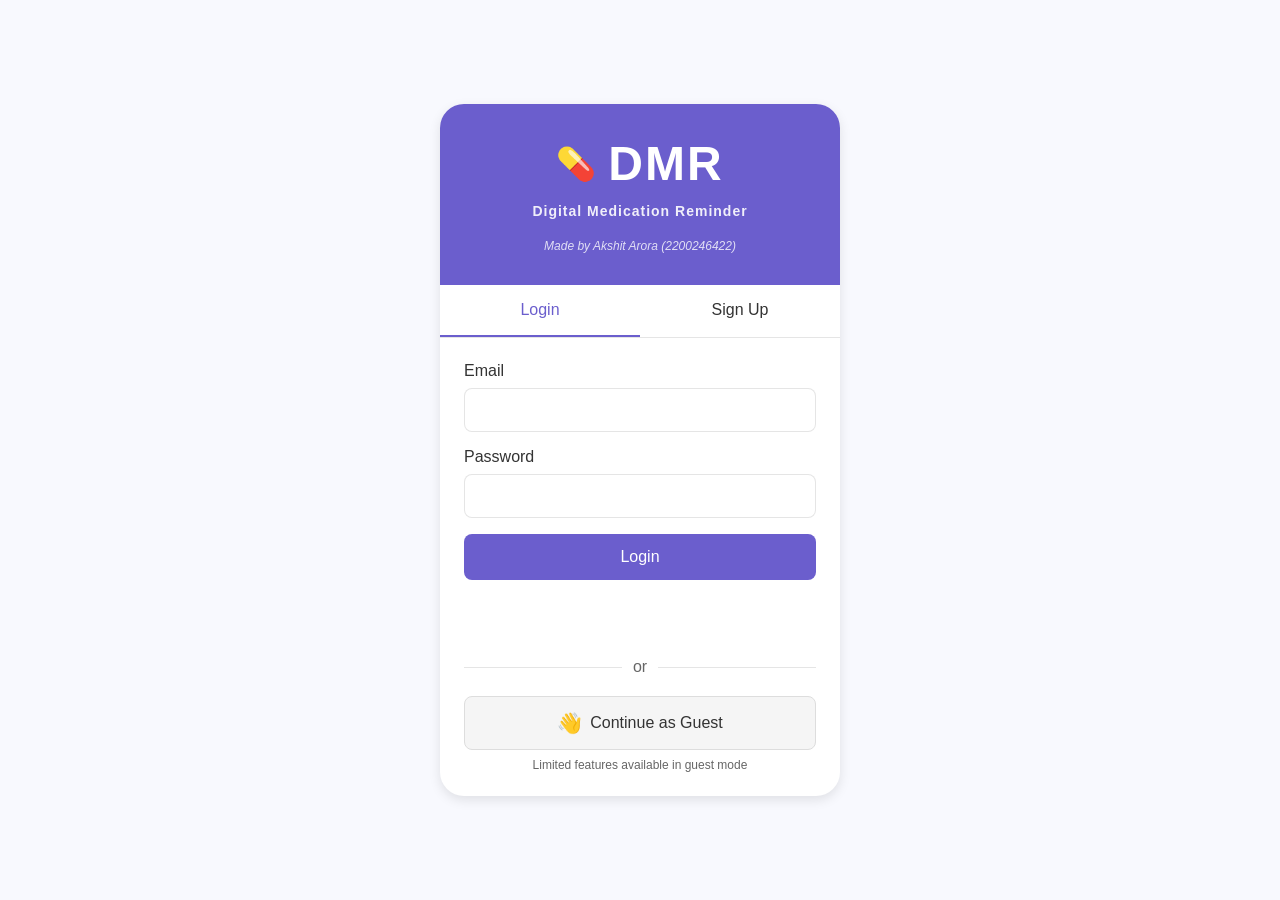
<file: index.html>
<!DOCTYPE html>
<html lang="en">
<head>
    <meta charset="UTF-8">
    <meta name="viewport" content="width=device-width, initial-scale=1.0">
    <title>DMR - Digital Medication Reminder</title>
    <style>
        :root {
            --primary-color: #6B5ECD;
            --confirm-color: #2A9D8F;
            --alert-color: #E76F51;
            --background-color: #F8F9FE;
            --card-background: #FFFFFF;
            --text-color: #333333;
            --border-radius: 12px;
            --shadow: 0 4px 12px rgba(0, 0, 0, 0.1);
        }

        * {
            margin: 0;
            padding: 0;
            box-sizing: border-box;
            font-family: -apple-system, BlinkMacSystemFont, 'Segoe UI', Roboto, sans-serif;
        }

        body {
            background-color: var(--background-color);
            height: 100vh;
            display: flex;
            justify-content: center;
            align-items: center;
        }

        .app-container {
            width: 100%;
            max-width: 400px;
            height: 85vh;
            margin: 20px;
            background: var(--card-background);
            border-radius: 24px;
            overflow: hidden;
            box-shadow: var(--shadow);
            display: flex;
            flex-direction: column;
        }

        .header {
            background: var(--primary-color);
            color: white;
            padding: 16px 20px;
            display: flex;
            justify-content: space-between;
            align-items: center;
        }

        .logo-section {
            display: flex;
            align-items: center;
            gap: 12px;
        }

        .pill-icon {
            font-size: 24px;
        }

        .logo-text {
            font-size: 32px;
            font-weight: 900;
            letter-spacing: 2px;
            color: white;
        }

        .header-controls {
            display: flex;
            align-items: center;
            gap: 16px;
        }

        .calendar-btn {
            width: 40px;
            height: 40px;
            background: rgba(255, 255, 255, 0.2);
            border-radius: 50%;
            display: flex;
            align-items: center;
            justify-content: center;
            cursor: pointer;
        }

        .profile-icon {
            width: 40px;
            height: 40px;
            background: rgba(255, 255, 255, 0.2);
            border-radius: 50%;
            display: flex;
            align-items: center;
            justify-content: center;
            cursor: pointer;
        }

        .search-bar {
            margin: 16px;
            position: relative;
        }

        .search-input {
            width: 100%;
            padding: 12px 40px;
            border: none;
            border-radius: 12px;
            background: #F0F2F9;
            font-size: 16px;
        }

        .search-icon {
            position: absolute;
            left: 12px;
            top: 50%;
            transform: translateY(-50%);
            color: #666;
        }

        .content {
            flex: 1;
            overflow-y: auto;
            padding: 0 16px;
        }

        .content::-webkit-scrollbar {
            display: none;
        }

        .section {
            margin-bottom: 24px;
        }

        .section-header {
            display: flex;
            justify-content: space-between;
            align-items: center;
            margin-bottom: 12px;
        }

        .section-title {
            font-size: 20px;
            font-weight: 600;
            color: var(--text-color);
        }

        .medication-card {
            background: var(--card-background);
            border-radius: var(--border-radius);
            padding: 16px;
            margin-bottom: 12px;
            box-shadow: 0 2px 8px rgba(0, 0, 0, 0.05);
            display: flex;
            justify-content: space-between;
            align-items: center;
            transition: all 0.3s cubic-bezier(0.4, 0, 0.2, 1);
            position: relative;
            overflow: hidden;
            cursor: pointer;
        }

        .medication-card:hover {
            transform: translateY(-2px);
            box-shadow: 0 4px 12px rgba(0, 0, 0, 0.1);
        }

        .medication-card:active {
            transform: scale(0.98);
        }

        .medication-card::before {
            content: '';
            position: absolute;
            left: 0;
            top: 0;
            width: 4px;
            height: 100%;
            background: var(--primary-color);
            opacity: 0;
            transition: opacity 0.3s ease;
        }

        .medication-card:hover::before {
            opacity: 1;
        }

        .med-info {
            display: flex;
            align-items: center;
            gap: 12px;
            flex: 1;
        }

        .med-icon {
            width: 48px;
            height: 48px;
            background: var(--background-color);
            border-radius: 12px;
            display: flex;
            align-items: center;
            justify-content: center;
            font-size: 24px;
            transition: all 0.3s ease;
            position: relative;
            overflow: hidden;
        }

        .med-icon::after {
            content: '';
            position: absolute;
            width: 100%;
            height: 100%;
            background: linear-gradient(45deg, rgba(255,255,255,0.2), transparent);
            top: 0;
            left: -100%;
            transition: left 0.3s ease;
        }

        .medication-card:hover .med-icon::after {
            left: 100%;
        }

        .med-details {
            flex: 1;
        }

        .med-details h3 {
            font-size: 18px;
            margin-bottom: 4px;
            color: var(--text-color);
        }

        .med-details p {
            color: #666;
            font-size: 14px;
        }

        .med-description {
            font-size: 13px;
            color: #888;
            margin-top: 4px;
            display: none;
        }

        .medication-card:hover .med-description {
            display: block;
            animation: fadeIn 0.3s ease;
        }

        .med-tags {
            display: flex;
            gap: 8px;
            margin-top: 8px;
            flex-wrap: wrap;
        }

        .tag {
            font-size: 12px;
            padding: 4px 8px;
            border-radius: 12px;
            background: var(--background-color);
            color: var(--text-color);
            transition: all 0.3s ease;
        }

        .tag.important {
            background: #ffe5e5;
            color: #ff4444;
        }

        .tag.with-food {
            background: #e5ffe5;
            color: #44aa44;
        }

        .confirm-btn {
            background: var(--confirm-color);
            color: white;
            border: none;
            padding: 8px 16px;
            border-radius: 8px;
            font-weight: 500;
            cursor: pointer;
            transition: all 0.3s ease;
            display: flex;
            align-items: center;
            gap: 8px;
            position: relative;
            overflow: hidden;
        }

        .confirm-btn::before {
            content: '';
            position: absolute;
            width: 100%;
            height: 100%;
            background: linear-gradient(45deg, rgba(255,255,255,0.2), transparent);
            top: 0;
            left: -100%;
            transition: left 0.3s ease;
        }

        .confirm-btn:hover {
            transform: translateY(-2px);
            background: #238477;
        }

        .confirm-btn:hover::before {
            left: 100%;
        }

        .confirm-btn:active {
            transform: scale(0.95);
        }

        .medication-card.taken {
            opacity: 0.8;
            background: var(--background-color);
        }

        .medication-card.taken::before {
            background: var(--confirm-color);
            opacity: 1;
        }

        .medication-card.taken .med-icon {
            background: var(--confirm-color);
            color: white;
        }

        @keyframes fadeIn {
            from {
                opacity: 0;
                transform: translateY(5px);
            }
            to {
                opacity: 1;
                transform: translateY(0);
            }
        }

        @keyframes slideIn {
            from {
                opacity: 0;
                transform: translateX(-10px);
            }
            to {
                opacity: 1;
                transform: translateX(0);
            }
        }

        /* Dark mode adjustments */
        body.dark-mode .medication-card {
            background: #3d3d3d;
        }

        body.dark-mode .med-icon {
            background: #2d2d2d;
        }

        body.dark-mode .med-details h3 {
            color: #ffffff;
        }

        body.dark-mode .med-details p,
        body.dark-mode .med-description {
            color: #aaa;
        }

        body.dark-mode .tag {
            background: #2d2d2d;
            color: #ffffff;
        }

        body.dark-mode .medication-card.taken {
            background: #2d2d2d;
        }

        .alert {
            background: #FFF3CD;
            border-radius: var(--border-radius);
            padding: 16px;
            margin-bottom: 16px;
            border-left: 4px solid #F4B942;
        }

        .nav-bar {
            background: var(--card-background);
            padding: 16px;
            border-top: 1px solid #EEEEEE;
            display: flex;
            justify-content: space-around;
        }

        .nav-item {
            display: flex;
            flex-direction: column;
            align-items: center;
            gap: 4px;
            color: #666;
            text-decoration: none;
            font-size: 12px;
            cursor: pointer;
        }

        .nav-item.active {
            color: var(--primary-color);
        }

        .nav-icon {
            font-size: 24px;
        }

        /* Notification styles */
        .notification {
            position: fixed;
            top: 20px;
            left: 50%;
            transform: translateX(-50%);
            background: var(--confirm-color);
            color: white;
            padding: 16px 24px;
            border-radius: 12px;
            box-shadow: var(--shadow);
            display: flex;
            align-items: center;
            gap: 8px;
            z-index: 1000;
            animation: slideIn 0.3s ease;
        }

        @keyframes slideIn {
            from {
                transform: translate(-50%, -100%);
                opacity: 0;
            }
            to {
                transform: translate(-50%, 0);
                opacity: 1;
            }
        }

        /* Dark Mode Styles */
        body.dark-mode {
            background-color: #1a1a1a;
        }

        body.dark-mode .app-container {
            background-color: #2d2d2d;
        }

        body.dark-mode .header {
            background-color: #4b3f9d;
        }

        body.dark-mode .medication-card,
        body.dark-mode .search-input,
        body.dark-mode .nav-bar,
        body.dark-mode .setting-item {
            background-color: #3d3d3d;
            color: #ffffff;
        }

        body.dark-mode .section-title,
        body.dark-mode .nav-item {
            color: #ffffff;
        }

        body.dark-mode .search-input {
            color: #ffffff;
            background: #3d3d3d;
        }

        body.dark-mode .search-input::placeholder {
            color: #999;
        }

        /* Profile Sidebar Styles */
        .profile-sidebar {
            position: fixed;
            top: 0;
            right: -320px;
            width: 320px;
            height: 100vh;
            background: var(--card-background);
            box-shadow: -2px 0 8px rgba(0, 0, 0, 0.1);
            transition: right 0.3s ease;
            z-index: 1000;
        }

        .profile-sidebar.active {
            right: 0;
        }

        body.dark-mode .profile-sidebar {
            background-color: #2d2d2d;
            color: #ffffff;
        }

        .overlay {
            position: fixed;
            top: 0;
            left: 0;
            right: 0;
            bottom: 0;
            background: rgba(0, 0, 0, 0.5);
            opacity: 0;
            visibility: hidden;
            transition: all 0.3s ease;
            z-index: 999;
        }

        .overlay.active {
            opacity: 1;
            visibility: visible;
        }

        .profile-header {
            padding: 20px;
            background: var(--primary-color);
            color: white;
        }

        .profile-header-content {
            display: flex;
            align-items: center;
            gap: 16px;
        }

        .profile-avatar {
            width: 50px;
            height: 50px;
            background: rgba(255, 255, 255, 0.2);
            border-radius: 50%;
            display: flex;
            align-items: center;
            justify-content: center;
            font-size: 24px;
        }

        .close-profile {
            position: absolute;
            top: 20px;
            right: 20px;
            cursor: pointer;
            font-size: 20px;
        }

        .profile-content {
            padding: 20px;
        }

        .profile-section {
            margin-bottom: 24px;
        }

        .profile-stats {
            display: grid;
            grid-template-columns: repeat(2, 1fr);
            gap: 16px;
        }

        .stat-card {
            background: var(--background-color);
            padding: 16px;
            border-radius: 12px;
            text-align: center;
        }

        .profile-actions {
            display: flex;
            flex-direction: column;
            gap: 12px;
        }

        .action-btn {
            padding: 12px;
            border-radius: 8px;
            border: none;
            background: var(--background-color);
            color: var(--text-color);
            display: flex;
            align-items: center;
            gap: 8px;
            cursor: pointer;
            transition: all 0.2s ease;
        }

        .action-btn:hover {
            background: var(--primary-color);
            color: white;
        }

        /* Calendar Styles */
        .calendar-widget {
            padding: 10px;
            background: var(--card-background);
            border-radius: 10px;
            margin-top: 10px;
        }

        body.dark-mode .calendar-widget {
            background-color: #3d3d3d;
            color: #ffffff;
        }

        .calendar-header {
            display: flex;
            justify-content: space-between;
            align-items: center;
            margin-bottom: 10px;
        }

        .calendar-grid {
            display: grid;
            grid-template-columns: repeat(7, 1fr);
            gap: 5px;
            text-align: center;
        }

        .calendar-day {
            padding: 5px;
            cursor: pointer;
            border-radius: 5px;
        }

        .calendar-day.active {
            background: var(--primary-color);
            color: white;
        }

        /* Guest Banner */
        .guest-banner {
            background: var(--primary-color);
            color: white;
            padding: 12px 20px;
            position: fixed;
            top: 0;
            left: 0;
            right: 0;
            z-index: 1000;
            animation: slideDown 0.5s ease;
        }

        .guest-banner-content {
            display: flex;
            align-items: center;
            gap: 12px;
            max-width: 1200px;
            margin: 0 auto;
        }

        .guest-banner a {
            color: white;
            text-decoration: underline;
        }

        .close-banner {
            position: absolute;
            right: 20px;
            top: 50%;
            transform: translateY(-50%);
            background: none;
            border: none;
            color: white;
            cursor: pointer;
            padding: 5px;
        }

        /* Enhanced Transitions */
        @keyframes slideDown {
            from {
                transform: translateY(-100%);
            }
            to {
                transform: translateY(0);
            }
        }

        .page-transition {
            animation: fadeIn 0.3s ease;
        }

        @keyframes fadeIn {
            from {
                opacity: 0;
                transform: translateY(20px);
            }
            to {
                opacity: 1;
                transform: translateY(0);
            }
        }

        /* Logout Animation */
        .logout-transition {
            animation: fadeOut 0.3s ease;
        }

        @keyframes fadeOut {
            to {
                opacity: 0;
                transform: translateY(20px);
            }
        }

        /* Responsive adjustments */
        @media (max-width: 480px) {
            .logo-text {
                font-size: 28px;
            }
            
            .pill-icon {
                font-size: 20px;
            }
        }

        /* Alarm Popup Styles */
        .alarm-popup {
            position: fixed;
            top: 50%;
            left: 50%;
            transform: translate(-50%, -50%);
            background: var(--card-background);
            border-radius: 16px;
            box-shadow: 0 4px 24px rgba(0, 0, 0, 0.15);
            width: 90%;
            max-width: 360px;
            z-index: 1000;
            animation: popIn 0.3s cubic-bezier(0.68, -0.55, 0.265, 1.55);
        }

        .alarm-popup.reminder {
            border: 2px solid var(--primary-color);
        }

        .alarm-content {
            padding: 20px;
        }

        .alarm-header {
            display: flex;
            align-items: center;
            gap: 12px;
            margin-bottom: 16px;
        }

        .alarm-icon {
            font-size: 24px;
        }

        .alarm-header h3 {
            flex: 1;
            font-size: 18px;
            color: var(--text-color);
        }

        .close-alarm {
            background: none;
            border: none;
            color: #999;
            font-size: 20px;
            cursor: pointer;
            padding: 4px;
            transition: color 0.2s ease;
        }

        .close-alarm:hover {
            color: var(--text-color);
        }

        .alarm-body {
            text-align: center;
        }

        .med-name {
            font-size: 24px;
            font-weight: 600;
            color: var(--primary-color);
            margin-bottom: 8px;
        }

        .alarm-message {
            color: var(--text-color);
            margin-bottom: 20px;
        }

        .alarm-actions {
            display: flex;
            gap: 12px;
            justify-content: center;
        }

        .alarm-actions button {
            padding: 12px 24px;
            border-radius: 8px;
            border: none;
            font-weight: 500;
            cursor: pointer;
            display: flex;
            align-items: center;
            gap: 8px;
            transition: all 0.2s ease;
        }

        .alarm-actions button:hover {
            transform: translateY(-2px);
        }

        .alarm-actions button:active {
            transform: scale(0.95);
        }

        .confirm-alarm {
            background: var(--confirm-color);
            color: white;
        }

        .confirm-alarm:hover {
            background: var(--confirm-color-dark);
        }

        .snooze-alarm {
            background: #f0f0f0;
            color: var(--text-color);
        }

        .snooze-alarm:hover {
            background: #e0e0e0;
        }

        .alarm-popup.fade-out {
            animation: fadeOut 0.3s ease forwards;
        }

        @keyframes popIn {
            from {
                transform: translate(-50%, -60%);
                opacity: 0;
            }
            to {
                transform: translate(-50%, -50%);
                opacity: 1;
            }
        }

        @keyframes fadeOut {
            to {
                opacity: 0;
                transform: translate(-50%, -40%);
            }
        }

        /* Dark Mode Alarm Styles */
        body.dark-mode .alarm-popup {
            background: #2d2d2d;
        }

        body.dark-mode .alarm-header h3,
        body.dark-mode .alarm-message {
            color: #ffffff;
        }

        body.dark-mode .snooze-alarm {
            background: #3d3d3d;
            color: #ffffff;
        }

        body.dark-mode .snooze-alarm:hover {
            background: #4d4d4d;
        }

        body.dark-mode .med-name {
            color: #8f84e8;
        }

        body.dark-mode .close-alarm:hover {
            color: #ffffff;
        }

        /* Upcoming Medications Timeline */
        .upcoming-timeline {
            padding: 8px 0;
        }

        .timeline-item {
            display: flex;
            gap: 16px;
            margin-bottom: 16px;
        }

        .time-marker {
            display: flex;
            flex-direction: column;
            align-items: center;
            width: 60px;
        }

        .time {
            font-size: 14px;
            font-weight: 500;
            color: var(--text-color);
            margin-bottom: 4px;
        }

        .timeline-line {
            width: 2px;
            height: 100%;
            background: var(--primary-color);
            opacity: 0.2;
        }

        .medication-card.upcoming {
            flex: 1;
            padding: 16px;
            margin: 0;
        }

        .med-icon-container {
            position: relative;
        }

        .time-remaining {
            position: absolute;
            bottom: -8px;
            right: -8px;
            background: var(--primary-color);
            color: white;
            font-size: 12px;
            padding: 2px 6px;
            border-radius: 10px;
        }

        .med-details {
            flex: 1;
        }

        .med-tags {
            display: flex;
            gap: 8px;
            margin-top: 4px;
        }

        .tag {
            font-size: 12px;
            padding: 2px 8px;
            border-radius: 12px;
            background: #f0f0f0;
            color: var(--text-color);
        }

        .tag.important {
            background: #ffe5e5;
            color: #ff4444;
        }

        .med-actions {
            display: flex;
            gap: 8px;
        }

        .action-btn {
            display: flex;
            align-items: center;
            gap: 4px;
            padding: 8px 12px;
            border: none;
            border-radius: 8px;
            font-size: 14px;
            cursor: pointer;
            transition: all 0.2s ease;
        }

        .action-btn.remind {
            background: var(--primary-color);
            color: white;
        }

        .action-btn.skip {
            background: #f0f0f0;
            color: var(--text-color);
        }

        .action-btn:hover {
            transform: translateY(-2px);
        }

        .action-btn:active {
            transform: scale(0.95);
        }

        /* Dark mode adjustments */
        body.dark-mode .time {
            color: #ffffff;
        }

        body.dark-mode .tag {
            background: #3d3d3d;
            color: #ffffff;
        }

        body.dark-mode .tag.important {
            background: #662222;
            color: #ff8888;
        }

        body.dark-mode .action-btn.skip {
            background: #3d3d3d;
            color: #ffffff;
        }

        /* Medication Grid Styles */
        .medication-grid {
            display: grid;
            grid-template-columns: repeat(auto-fill, minmax(100px, 1fr));
            gap: 12px;
            padding: 8px 0;
        }

        .medication-mini-card {
            background: var(--card-background);
            border-radius: 12px;
            padding: 12px;
            text-align: center;
            box-shadow: 0 2px 8px rgba(0, 0, 0, 0.05);
            position: relative;
            transition: transform 0.2s ease;
        }

        .medication-mini-card:active {
            transform: scale(0.95);
        }

        .medication-mini-card .med-icon {
            width: 32px;
            height: 32px;
            margin: 0 auto 8px;
            font-size: 16px;
        }

        .med-mini-info h4 {
            font-size: 14px;
            margin-bottom: 4px;
            color: var(--text-color);
            white-space: nowrap;
            overflow: hidden;
            text-overflow: ellipsis;
        }

        .med-mini-info p {
            font-size: 12px;
            color: #666;
        }

        .status-icon {
            position: absolute;
            top: -4px;
            right: -4px;
            background: var(--confirm-color);
            color: white;
            width: 20px;
            height: 20px;
            border-radius: 50%;
            display: flex;
            align-items: center;
            justify-content: center;
            font-size: 12px;
        }

        .medication-mini-card.taken {
            background: #f8f8f8;
        }

        /* Dark mode adjustments */
        body.dark-mode .medication-mini-card {
            background: #3d3d3d;
        }

        body.dark-mode .medication-mini-card.taken {
            background: #2d2d2d;
        }

        body.dark-mode .med-mini-info h4 {
            color: #ffffff;
        }

        body.dark-mode .med-mini-info p {
            color: #999;
        }

        .loading-screen {
            position: fixed;
            top: 0;
            left: 0;
            width: 100%;
            height: 100%;
            background: var(--background-color);
            display: flex;
            justify-content: center;
            align-items: center;
            z-index: 9999;
            transition: opacity 0.5s ease;
        }

        .loading-screen.hidden {
            opacity: 0;
            pointer-events: none;
        }

        .loading-content {
            display: flex;
            flex-direction: column;
            align-items: center;
            gap: 30px;
        }

        .loading-logo-container {
            display: flex;
            flex-direction: column;
            align-items: center;
            gap: 10px;
            animation: pulse 2s infinite;
        }

        .logo-text {
            font-size: 64px;
            font-weight: bold;
            color: var(--text-color);
            letter-spacing: 4px;
        }

        .loading-tagline {
            font-size: 24px;
            font-weight: bold;
            color: var(--primary-color);
            letter-spacing: 2px;
        }

        .loading-spinner {
            width: 40px;
            height: 40px;
            border: 4px solid var(--border-color);
            border-top: 4px solid var(--primary-color);
            border-radius: 50%;
            animation: spin 1s linear infinite;
        }

        @keyframes pulse {
            0% { transform: scale(1); }
            50% { transform: scale(1.05); }
            100% { transform: scale(1); }
        }

        @keyframes spin {
            0% { transform: rotate(0deg); }
            100% { transform: rotate(360deg); }
        }

        /* Dark mode adjustments */
        body.dark-mode .loading-screen {
            background: var(--background-color);
        }

        body.dark-mode .logo-text {
            color: white;
        }

        body.dark-mode .loading-spinner {
            border-color: #333;
            border-top-color: var(--primary-color);
        }

        /* Settings View Styles */
        .settings-view {
            max-width: 800px;
            margin: 0 auto;
            padding: 20px;
        }

        .settings-section {
            background: var(--card-background);
            border-radius: var(--border-radius);
            padding: 24px;
            margin-bottom: 24px;
        }

        .section-title {
            font-size: 20px;
            font-weight: 600;
            margin-bottom: 20px;
            color: var(--text-color);
        }

        .profile-settings {
            display: flex;
            gap: 24px;
        }

        .profile-edit {
            flex: 1;
        }

        .avatar-edit {
            display: flex;
            flex-direction: column;
            align-items: center;
            gap: 12px;
            margin-bottom: 24px;
        }

        .user-avatar.large {
            width: 100px;
            height: 100px;
            font-size: 36px;
            background: var(--primary-color);
            color: white;
            border-radius: 50%;
            display: flex;
            align-items: center;
            justify-content: center;
        }

        .edit-avatar-btn {
            background: none;
            border: none;
            color: var(--primary-color);
            cursor: pointer;
            font-weight: 500;
        }

        .profile-fields {
            display: flex;
            flex-direction: column;
            gap: 16px;
        }

        .form-group {
            display: flex;
            flex-direction: column;
            gap: 8px;
        }

        .form-group label {
            font-weight: 500;
            color: var(--text-color);
        }

        .form-group input {
            padding: 12px;
            border: 1px solid var(--border-color);
            border-radius: var(--border-radius);
            font-size: 16px;
            background: var(--card-background);
            color: var(--text-color);
        }

        .settings-list {
            display: flex;
            flex-direction: column;
            gap: 16px;
        }

        .setting-item {
            display: flex;
            justify-content: space-between;
            align-items: center;
            padding: 12px 0;
        }

        .setting-info {
            display: flex;
            align-items: center;
            gap: 16px;
        }

        .setting-info .icon {
            font-size: 24px;
        }

        .setting-description {
            font-size: 14px;
            color: #666;
            margin-top: 4px;
        }

        .switch {
            position: relative;
            display: inline-block;
            width: 60px;
            height: 34px;
        }

        .switch input {
            opacity: 0;
            width: 0;
            height: 0;
        }

        .slider {
            position: absolute;
            cursor: pointer;
            top: 0;
            left: 0;
            right: 0;
            bottom: 0;
            background-color: #ccc;
            transition: .4s;
        }

        .slider:before {
            position: absolute;
            content: "";
            height: 26px;
            width: 26px;
            left: 4px;
            bottom: 4px;
            background-color: white;
            transition: .4s;
        }

        .slider.round {
            border-radius: 34px;
        }

        .slider.round:before {
            border-radius: 50%;
        }

        input:checked + .slider {
            background-color: var(--primary-color);
        }

        input:checked + .slider:before {
            transform: translateX(26px);
        }

        .settings-select {
            padding: 8px;
            border-radius: var(--border-radius);
            border: 1px solid var(--border-color);
            background: var(--card-background);
            color: var(--text-color);
        }

        .settings-action-btn {
            display: flex;
            align-items: center;
            gap: 12px;
            padding: 12px;
            background: var(--card-background);
            border: 1px solid var(--border-color);
            border-radius: var(--border-radius);
            color: var(--text-color);
            cursor: pointer;
            transition: all 0.3s ease;
        }

        .settings-action-btn:hover {
            background: var(--background-color);
        }

        .danger-zone {
            border: 1px solid #ff4444;
        }

        .logout-btn {
            display: flex;
            align-items: center;
            gap: 12px;
            padding: 12px;
            background: #ff4444;
            border: none;
            border-radius: var(--border-radius);
            color: white;
            cursor: pointer;
            transition: all 0.3s ease;
            width: 100%;
            justify-content: center;
            font-weight: 500;
        }

        .logout-btn:hover {
            background: #ff2222;
        }

        .save-settings-btn {
            background: var(--primary-color);
            color: white;
            border: none;
            padding: 12px;
            border-radius: var(--border-radius);
            font-weight: 500;
            cursor: pointer;
            transition: all 0.3s ease;
        }

        .save-settings-btn:hover {
            background: var(--primary-color-dark);
            transform: translateY(-2px);
        }

        .save-settings-btn:active {
            transform: scale(0.98);
        }

        /* Dark mode adjustments for settings */
        body.dark-mode .setting-description {
            color: #999;
        }

        body.dark-mode .settings-action-btn {
            border-color: #444;
        }

        body.dark-mode .settings-select {
            background: #2d2d2d;
            border-color: #444;
            color: white;
        }
    </style>
</head>
<body>
    <div id="loading-screen" class="loading-screen">
        <div class="loading-content">
            <div class="loading-logo-container">
                <div class="logo-text">DMR</div>
                <div class="loading-tagline">STAY MEDD</div>
            </div>
            <div class="loading-spinner"></div>
        </div>
    </div>
    <script>
        // Authentication check
        document.addEventListener('DOMContentLoaded', () => {
            const user = JSON.parse(localStorage.getItem('user'));
            if (!user || !user.isAuthenticated) {
                window.location.href = 'auth.html';
            }
        });
    </script>
    <div class="app-container">
        <!-- Header -->
        <header class="header">
            <div class="logo-section">
                <span class="pill-icon">💊</span>
                <h1 class="logo-text">DMR</h1>
            </div>
            <div class="header-controls">
                <div class="profile-icon">👤</div>
            </div>
        </header>

        <!-- Search Bar -->
        <div class="search-bar">
            <span class="search-icon">🔍</span>
            <input type="text" class="search-input" placeholder="Search medications...">
        </div>

        <!-- Main Content -->
        <main class="content">
            <!-- Today's Medications -->
            <section class="section">
                <div class="section-header">
                    <h2 class="section-title">Today's Medications</h2>
                    <span class="date">May 15</span>
                </div>
                <div class="medication-list">
                    <div class="medication-card" data-med-id="1">
                        <div class="med-info">
                            <div class="med-icon">💊</div>
                            <div>
                                <h3>Aspirin</h3>
                                <p>1 tablet • 8:00 AM</p>
                            </div>
                        </div>
                        <button class="confirm-btn">CONFIRM</button>
                    </div>
                </div>
            </section>

            <!-- Alerts -->
            <section class="section">
                <div class="alert">
                    <div style="display: flex; align-items: center; gap: 8px; margin-bottom: 4px;">
                        <span>⚠️</span>
                        <strong>Low Stock Alert</strong>
                    </div>
                    <p>Stock is running low for <span style="color: var(--alert-color)">Lipitor</span> (2 doses left)</p>
                    <p>Please contact your pharmacy.</p>
                </div>
            </section>

            <!-- Upcoming Medications -->
            <section class="section">
                <div class="section-header">
                    <h2 class="section-title">Upcoming</h2>
                    <a href="#" style="color: var(--primary-color)">See all</a>
                </div>
                <div class="medication-card">
                    <div class="med-info">
                        <div class="med-icon">💊</div>
                        <div>
                            <h3>Metformin</h3>
                            <p>1 tablet • 9:00 AM</p>
                        </div>
                    </div>
                    <span style="color: #666">In 2h</span>
                </div>
            </section>
        </main>

        <!-- Navigation Bar -->
        <nav class="nav-bar">
            <a class="nav-item active">
                <span class="nav-icon">🏠</span>
                <span>Home</span>
            </a>
            <a class="nav-item">
                <span class="nav-icon">📊</span>
                <span>History</span>
            </a>
            <a class="nav-item">
                <span class="nav-icon">💊</span>
                <span>Meds</span>
            </a>
            <a class="nav-item">
                <span class="nav-icon">💉</span>
                <span>Pharmacy</span>
            </a>
            <a class="nav-item">
                <span class="nav-icon">⚙️</span>
                <span>Settings</span>
            </a>
        </nav>
    </div>

    <div class="overlay"></div>
    <div class="profile-sidebar">
        <div class="profile-header">
            <div class="profile-header-content">
                <div class="profile-avatar">👤</div>
                <div class="profile-info">
                    <h2>John's Profile</h2>
                    <p>Active since May 2024</p>
                </div>
            </div>
            <span class="close-profile">✕</span>
        </div>
        <div class="profile-content">
            <div class="profile-section">
                <div class="profile-stats">
                    <div class="stat-card">
                        <h4>Total Meds</h4>
                        <p class="total-meds">0</p>
                    </div>
                    <div class="stat-card">
                        <h4>Taken Today</h4>
                        <p class="taken-today">0</p>
                    </div>
                    <div class="stat-card">
                        <h4>Streak</h4>
                        <p>🔥 5 days</p>
                    </div>
                    <div class="stat-card">
                        <h4>Completion</h4>
                        <p>95%</p>
                    </div>
                </div>
            </div>
            <div class="profile-section calendar-section">
                <h3>Schedule</h3>
                <div class="calendar-widget">
                    <div class="calendar-header">
                        <span class="month-year">May 2024</span>
                        <div class="calendar-nav">
                            <button class="prev-month">←</button>
                            <button class="next-month">→</button>
                        </div>
                    </div>
                    <div class="calendar-grid">
                        <!-- Will be populated by JavaScript -->
                    </div>
                    <div class="calendar-events">
                        <h4>Today's Schedule</h4>
                        <div class="event-list">
                            <!-- Will be populated by JavaScript -->
                        </div>
                    </div>
                </div>
            </div>
        </div>
    </div>

    <!-- Add this banner for guest users -->
    <div id="guestBanner" class="guest-banner" style="display: none;">
        <div class="guest-banner-content">
            <span class="guest-icon">👤</span>
            <p>You're in Guest Mode. <a href="auth.html">Sign in</a> for full features!</p>
        </div>
        <button class="close-banner">✕</button>
    </div>

    <script src="js/data.js"></script>
    <script src="js/app/app.js"></script>
</body>
</html>
</file>
